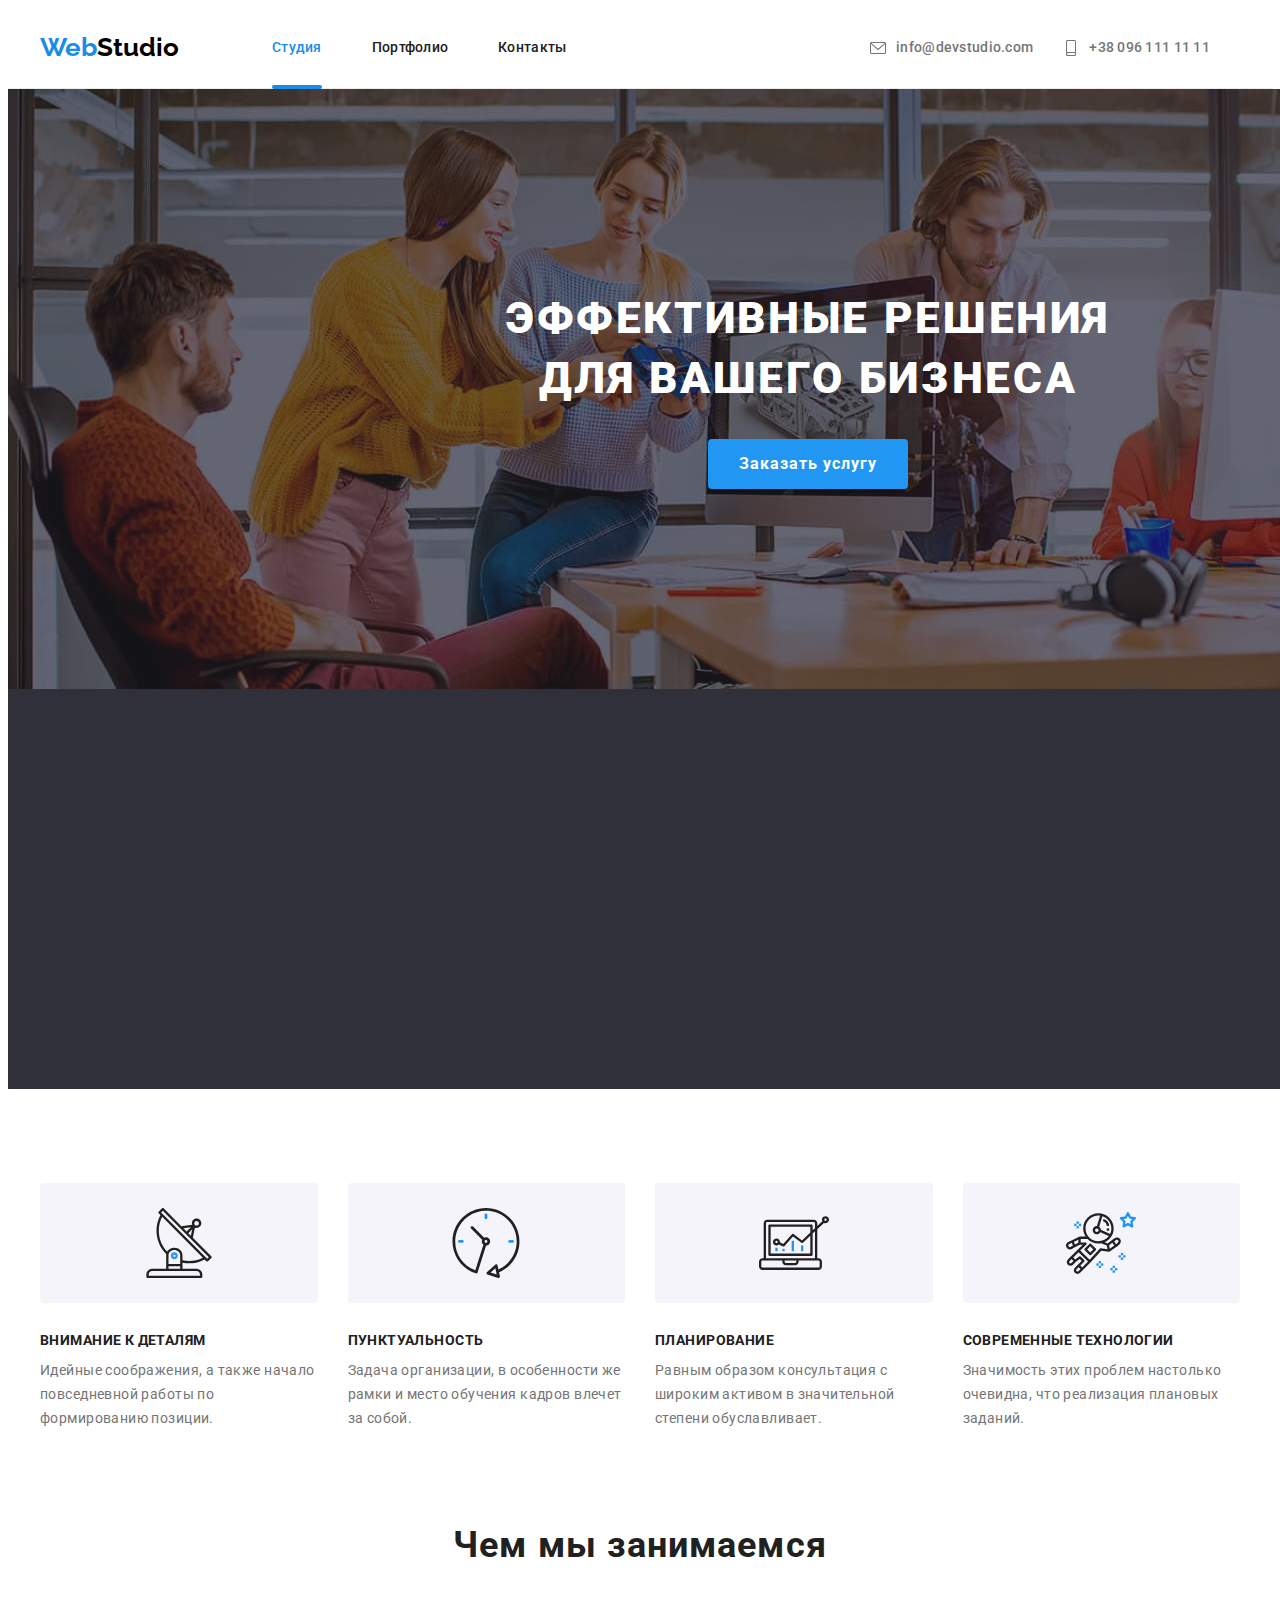
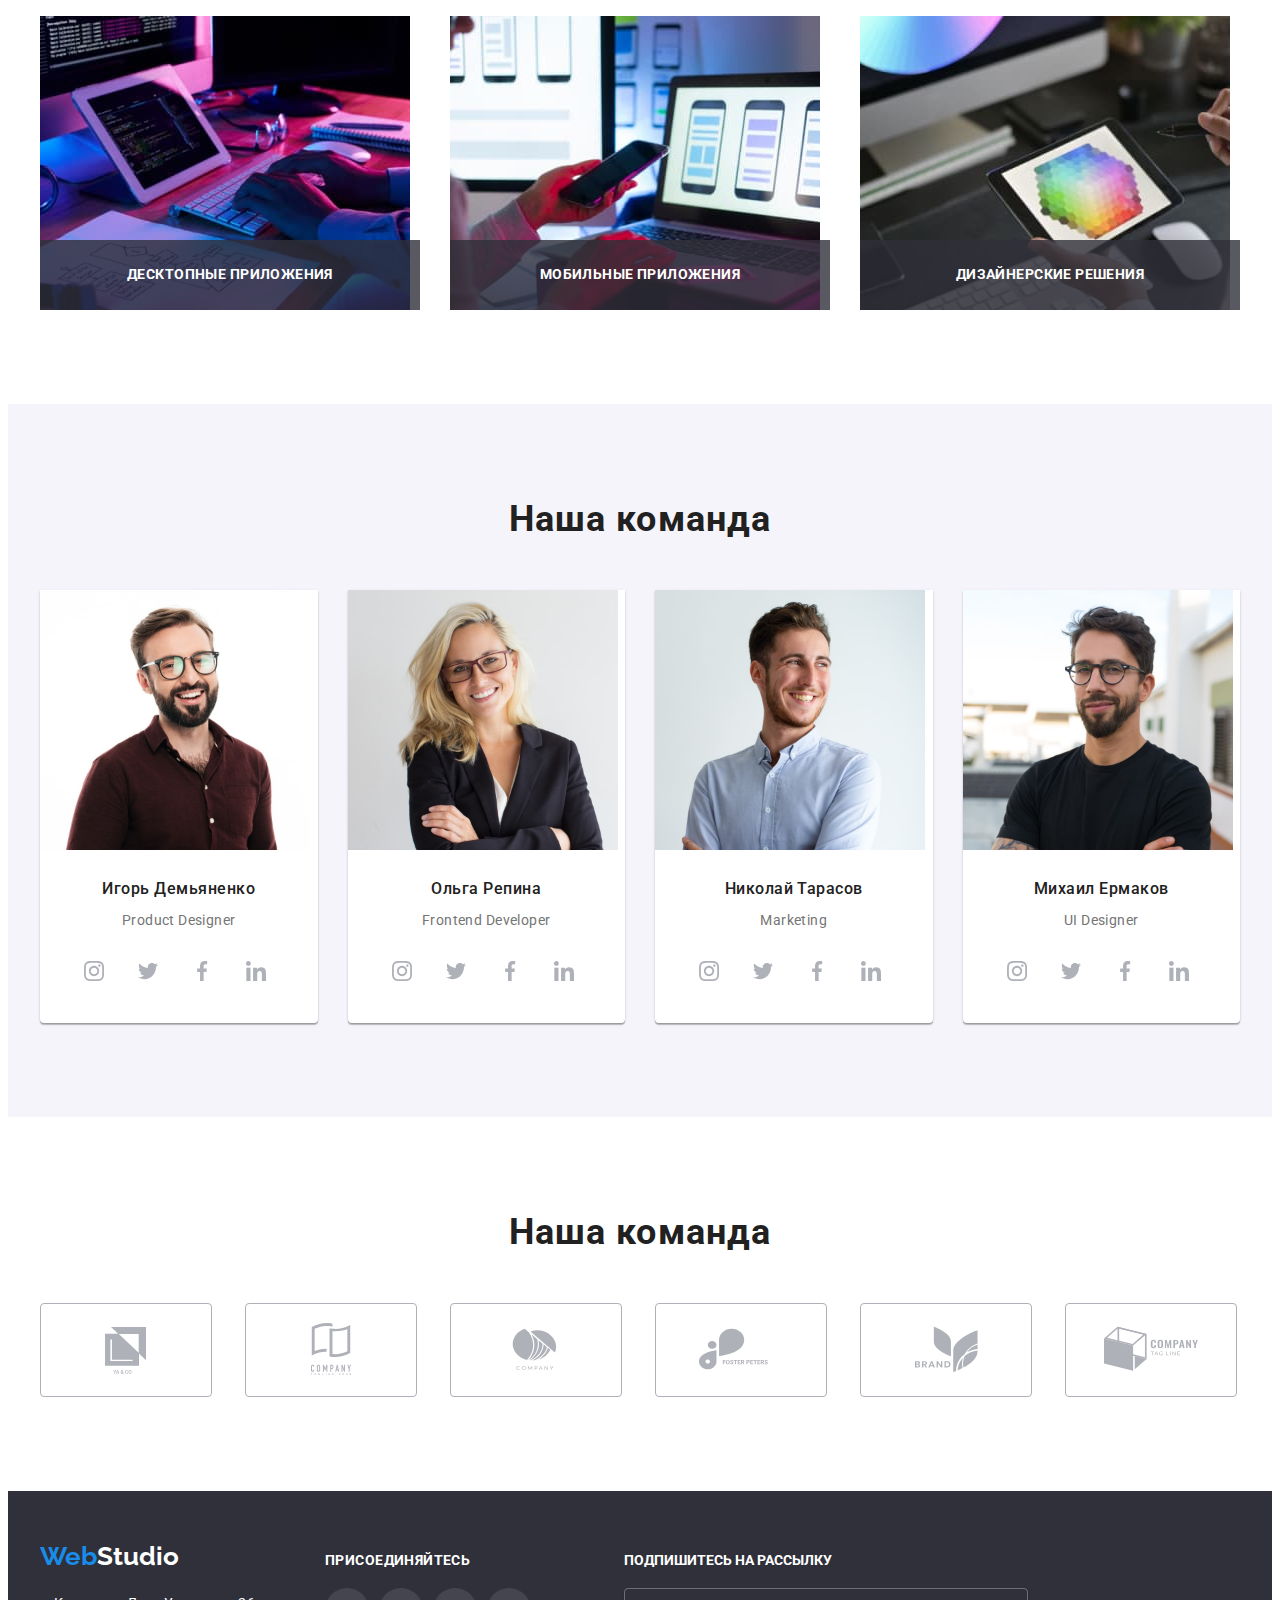
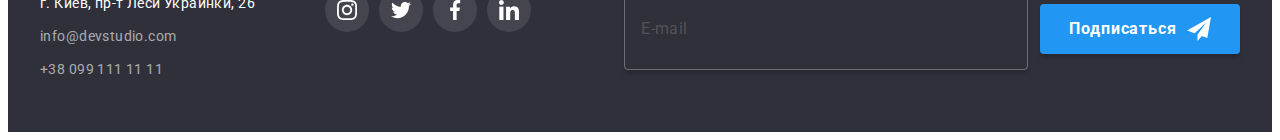
<file: index.html>
<!DOCTYPE html>
<html lang="ru">
  <head>
    <meta charset="UTF-8" />
    <meta http-equiv="X-UA-Compatible" content="IE=edge" />
    <meta name="viewport" content="width=device-width, initial-scale=1.0" />

    <title>goit-markup-hw-07</title>

    <link rel="preconnect" href="https://fonts.googleapis.com" />
    <link rel="preconnect" href="https://fonts.gstatic.com" crossorigin />
    <link
      href="https://fonts.googleapis.com/css2?family=Raleway:wght@700&family=Roboto:wght@400;500;700;900&display=swap"
      rel="stylesheet"
    />

    <link
      rel="stylesheet"
      href="https://cdnjs.cloudflare.com/ajax/libs/modern-normalize/1.1.0/modern-normalize.min.css"
      integrity="sha512-wpPYUAdjBVSE4KJnH1VR1HeZfpl1ub8YT/NKx4PuQ5NmX2tKuGu6U/JRp5y+Y8XG2tV+wKQpNHVUX03MfMFn9Q=="
      crossorigin="anonymous"
      referrerpolicy="no-referrer"
    />

    <link rel="stylesheet" href="./css/main.min.css" />
  </head>
  <body>
    <header class="header">
      <div class="header-nav container">
        <nav class="main-nav">
          <a href="./index.html" class="logo header__logo">
            <span class="logo--accent">Web</span>Studio
          </a>

          <ul class="main-nav__list">
            <li class="main-nav__item">
              <a
                class="main-nav__link main-nav__link--current"
                href="./index.html"
              >
                Студия
              </a>
            </li>
            <li class="main-nav__item">
              <a class="main-nav__link" href="./portfolio.html">Портфолио</a>
            </li>
            <li class="main-nav__item">
              <a class="main-nav__link" href="#">Контакты</a>
            </li>
          </ul>
        </nav>

        <ul class="main-social main-social__list">
          <li class="main-social__item">
            <a class="main-social__link" href="mailto:info@devstudio.com">
              <svg class="main-social__icon" width="16" height="16">
                <use href="./images/icons.svg#icon-envelope"></use>
              </svg>
              info@devstudio.com
            </a>
          </li>
          <li class="main-social__item">
            <a class="main-social__link" href="tel:+380961111111">
              <svg class="main-social__icon" width="16" height="16">
                <use href="./images/icons.svg#icon-smartphone"></use>
              </svg>
              +38 096 111 11 11
            </a>
          </li>
        </ul>
      </div>
    </header>

    <main>
      <section class="hero section">
        <div class="container">
          <h1 class="hero-title">
            Эффективные решения <br />
            для вашего бизнеса
          </h1>

          <button class="button" type="button" data-open-modal>
            Заказать услугу
          </button>
        </div>
      </section>

      <section class="features section">
        <div class="container">
          <h2 class="section__title is-hidden">Наши качества</h2>

          <ul class="features-list">
            <li class="features-list__item">
              <div class="features-list__image">
                <svg width="70" height="70">
                  <use href="./images/icons.svg#icon-feature-01"></use>
                </svg>
              </div>

              <h3 class="features-list__title">Внимание к деталям</h3>
              <p class="text">
                Идейные соображения, а также начало повседневной работы по
                формированию позиции.
              </p>
            </li>
            <li class="features-list__item">
              <div class="features-list__image">
                <svg width="70" height="70">
                  <use href="./images/icons.svg#icon-feature-02"></use>
                </svg>
              </div>

              <h3 class="features-list__title">Пунктуальность</h3>
              <p class="text">
                Задача организации, в особенности же рамки и место обучения
                кадров влечет за собой.
              </p>
            </li>
            <li class="features-list__item">
              <div class="features-list__image">
                <svg width="70" height="70">
                  <use href="./images/icons.svg#icon-feature-03"></use>
                </svg>
              </div>

              <h3 class="features-list__title">Планирование</h3>
              <p class="text">
                Равным образом консультация с широким активом в значительной
                степени обуславливает.
              </p>
            </li>
            <li class="features-list__item">
              <div class="features-list__image">
                <svg width="70" height="70">
                  <use href="./images/icons.svg#icon-feature-04"></use>
                </svg>
              </div>

              <h3 class="features-list__title">Современные технологии</h3>
              <p class="text">
                Значимость этих проблем настолько очевидна, что реализация
                плановых заданий.
              </p>
            </li>
          </ul>
        </div>
      </section>

      <section class="about section">
        <div class="container">
          <h2 class="section__title">Чем мы занимаемся</h2>

          <ul class="about-list">
            <li class="about-list__item">
              <div class="about-list__thumb">
                <img
                  class="about-list__image"
                  src="./images/01.jpg"
                  alt="Десктопные приложения"
                  width="370"
                />
                <div class="about-list__meta">
                  <p class="about-list__title">Десктопные приложения</p>
                </div>
              </div>
            </li>

            <li class="about-list__item">
              <div class="about-list__thumb">
                <img
                  class="about-list__image"
                  src="./images/02.jpg"
                  alt="Мобильные приложения"
                  width="370"
                />
                <div class="about-list__meta">
                  <p class="about-list__title">Мобильные приложения</p>
                </div>
              </div>
            </li>

            <li class="about-list__item">
              <div class="about-list__thumb">
                <img
                  class="about-list__image"
                  src="./images/03.jpg"
                  alt="Дизайнерские решения"
                  width="370"
                />
                <div class="about-list__meta">
                  <p class="about-list__title">Дизайнерские решения</p>
                </div>
              </div>
            </li>
          </ul>
        </div>
      </section>

      <section class="team section">
        <div class="container">
          <h2 class="section__title">Наша команда</h2>

          <ul class="team-list">
            <li class="team-list__item">
              <img
                src="./images/avatar-01.jpg"
                alt="Игорь Демьяненко"
                width="270"
              />
              <div class="team-list__meta">
                <div class="team-list__top">
                  <h3 class="team-list__title">Игорь Демьяненко</h3>
                  <p class="text">Product Designer</p>
                </div>
                <div class="team-list__bottom">
                  <ul class="social">
                    <li class="social__item">
                      <a class="social__link" href="#">
                        <svg class="social__icon">
                          <use href="./images/icons.svg#icon-instagram"></use>
                        </svg>
                      </a>
                    </li>
                    <li class="social__item">
                      <a class="social__link" href="#">
                        <svg class="social__icon">
                          <use href="./images/icons.svg#icon-twitter"></use>
                        </svg>
                      </a>
                    </li>
                    <li class="social__item">
                      <a class="social__link" href="#">
                        <svg class="social__icon">
                          <use href="./images/icons.svg#icon-facebook"></use>
                        </svg>
                      </a>
                    </li>
                    <li class="social__item">
                      <a class="social__link" href="#">
                        <svg class="social__icon">
                          <use href="./images/icons.svg#icon-linkedin"></use>
                        </svg>
                      </a>
                    </li>
                  </ul>
                </div>
              </div>
            </li>

            <li class="team-list__item">
              <img
                src="./images/avatar-02.jpg"
                alt="Ольга Репина"
                width="270"
              />
              <div class="team-list__meta">
                <div class="team-list__top">
                  <h3 class="team-list__title">Ольга Репина</h3>
                  <p class="text">Frontend Developer</p>
                </div>
                <div class="team-list__bottom">
                  <ul class="social">
                    <li class="social__item">
                      <a class="social__link" href="#">
                        <svg class="social__icon">
                          <use href="./images/icons.svg#icon-instagram"></use>
                        </svg>
                      </a>
                    </li>
                    <li class="social__item">
                      <a class="social__link" href="#">
                        <svg class="social__icon">
                          <use href="./images/icons.svg#icon-twitter"></use>
                        </svg>
                      </a>
                    </li>
                    <li class="social__item">
                      <a class="social__link" href="#">
                        <svg class="social__icon">
                          <use href="./images/icons.svg#icon-facebook"></use>
                        </svg>
                      </a>
                    </li>
                    <li class="social__item">
                      <a class="social__link" href="#">
                        <svg class="social__icon">
                          <use href="./images/icons.svg#icon-linkedin"></use>
                        </svg>
                      </a>
                    </li>
                  </ul>
                </div>
              </div>
            </li>

            <li class="team-list__item">
              <img
                src="./images/avatar-03.jpg"
                alt="Николай Тарасов"
                width="270"
              />
              <div class="team-list__meta">
                <div class="team-list__top">
                  <h3 class="team-list__title">Николай Тарасов</h3>
                  <p class="text">Marketing</p>
                </div>
                <div class="team-list__bottom">
                  <ul class="social">
                    <li class="social__item">
                      <a class="social__link" href="#">
                        <svg class="social__icon">
                          <use href="./images/icons.svg#icon-instagram"></use>
                        </svg>
                      </a>
                    </li>
                    <li class="social__item">
                      <a class="social__link" href="#">
                        <svg class="social__icon">
                          <use href="./images/icons.svg#icon-twitter"></use>
                        </svg>
                      </a>
                    </li>
                    <li class="social__item">
                      <a class="social__link" href="#">
                        <svg class="social__icon">
                          <use href="./images/icons.svg#icon-facebook"></use>
                        </svg>
                      </a>
                    </li>
                    <li class="social__item">
                      <a class="social__link" href="#">
                        <svg class="social__icon">
                          <use href="./images/icons.svg#icon-linkedin"></use>
                        </svg>
                      </a>
                    </li>
                  </ul>
                </div>
              </div>
            </li>

            <li class="team-list__item">
              <img
                src="./images/avatar-04.jpg"
                alt="Михаил Ермаков"
                width="270"
              />
              <div class="team-list__meta">
                <div class="team-list__top">
                  <h3 class="team-list__title">Михаил Ермаков</h3>
                  <p class="text">UI Designer</p>
                </div>
                <div class="team-list__bottom">
                  <ul class="social">
                    <li class="social__item">
                      <a class="social__link" href="#">
                        <svg class="social__icon">
                          <use href="./images/icons.svg#icon-instagram"></use>
                        </svg>
                      </a>
                    </li>
                    <li class="social__item">
                      <a class="social__link" href="#">
                        <svg class="social__icon">
                          <use href="./images/icons.svg#icon-twitter"></use>
                        </svg>
                      </a>
                    </li>
                    <li class="social__item">
                      <a class="social__link" href="#">
                        <svg class="social__icon">
                          <use href="./images/icons.svg#icon-facebook"></use>
                        </svg>
                      </a>
                    </li>
                    <li class="social__item">
                      <a class="social__link" href="#">
                        <svg class="social__icon">
                          <use href="./images/icons.svg#icon-linkedin"></use>
                        </svg>
                      </a>
                    </li>
                  </ul>
                </div>
              </div>
            </li>
          </ul>
        </div>
      </section>

      <section class="clients section">
        <div class="container">
          <h2 class="section__title">Наша команда</h2>

          <ul class="clients-list">
            <li class="clients-list__item">
              <a class="clients-list__link" href="#">
                <svg class="clients-list__icon">
                  <use href="./images/icons.svg#icon-client-01"></use>
                </svg>
              </a>
            </li>

            <li class="clients-list__item">
              <a class="clients-list__link" href="#">
                <svg class="clients-list__icon">
                  <use href="./images/icons.svg#icon-client-02"></use>
                </svg>
              </a>
            </li>

            <li class="clients-list__item">
              <a class="clients-list__link" href="#">
                <svg class="clients-list__icon">
                  <use href="./images/icons.svg#icon-client-03"></use>
                </svg>
              </a>
            </li>

            <li class="clients-list__item">
              <a class="clients-list__link" href="#">
                <svg class="clients-list__icon">
                  <use href="./images/icons.svg#icon-client-04"></use>
                </svg>
              </a>
            </li>

            <li class="clients-list__item">
              <a class="clients-list__link" href="#">
                <svg class="clients-list__icon">
                  <use href="./images/icons.svg#icon-client-05"></use>
                </svg>
              </a>
            </li>

            <li class="clients-list__item">
              <a class="clients-list__link" href="#">
                <svg class="clients-list__icon">
                  <use href="./images/icons.svg#icon-client-06"></use>
                </svg>
              </a>
            </li>
          </ul>
        </div>
      </section>
    </main>

    <footer class="footer">
      <div class="footer-meta container">
        <div class="footer-contacts">
          <a href="./index.html" class="logo footer__logo">
            <span class="logo--accent">Web</span>Studio
          </a>

          <address class="address">
            <ul class="address-list">
              <li class="address-list__item">
                <p class="text address__text">
                  г. Киев, пр-т Леси Украинки, 26
                </p>
              </li>
              <li class="address-list__item">
                <a class="address-list__link" href="mailto:info@devstudio.com">
                  info@devstudio.com
                </a>
              </li>
              <li class="address-list__item">
                <a class="address-list__link" href="tel:+380991111111">
                  +38 099 111 11 11
                </a>
              </li>
            </ul>
          </address>
        </div>

        <div class="footer-social">
          <p class="footer__title">Присоединяйтесь</p>

          <ul class="social">
            <li class="social__item">
              <a class="social__link social__link--dark" href="#">
                <svg class="social__icon social__icon--dark">
                  <use href="./images/icons.svg#icon-instagram"></use>
                </svg>
              </a>
            </li>

            <li class="social__item">
              <a class="social__link social__link--dark" href="#">
                <svg class="social__icon social__icon--dark">
                  <use href="./images/icons.svg#icon-twitter"></use>
                </svg>
              </a>
            </li>

            <li class="social__item">
              <a class="social__link social__link--dark" href="#">
                <svg class="social__icon social__icon--dark">
                  <use href="./images/icons.svg#icon-facebook"></use>
                </svg>
              </a>
            </li>

            <li class="social__item">
              <a class="social__link social__link--dark" href="#">
                <svg class="social__icon social__icon--dark">
                  <use href="./images/icons.svg#icon-linkedin"></use>
                </svg>
              </a>
            </li>
          </ul>
        </div>

        <div class="footer-form">
          <label class="footer__title" for="input-email">
            Подпишитесь на рассылку
          </label>
          <form class="form-group">
            <input
              class="form-group__input"
              type="email"
              id="input-email"
              placeholder="E-mail"
            />
            <button class="button form-group__button" type="submit">
              Подписаться
              <svg class="form-group__icon" width="24" height="24">
                <use href="./images/icons.svg#icon-send"></use>
              </svg>
            </button>
          </form>
        </div>
      </div>
    </footer>

    <div class="backdrop is-hidden" data-backdrop>
      <div class="modal">
        <button class="modal__button" data-close-modal>
          <svg class="modal__icon" width="18" height="18">
            <use href="./images/icons.svg#icon-close"></use>
          </svg>
        </button>

        <h1 class="modal-form__title">
          Оставьте свои данные, мы вам перезвоним
        </h1>

        <form class="modal-form">
          <div class="form-field">
            <label class="form-field__label">
              Имя
              <input class="form-field__input" type="text" name="name" />
              <svg class="form-field__icon" width="18" height="18">
                <use href="./images/icons.svg#icon-user"></use>
              </svg>
            </label>
          </div>

          <div class="form-field">
            <label class="form-field__label">
              Телефон
              <input class="form-field__input" type="tel" name="tel" />
              <svg class="form-field__icon" width="18" height="18">
                <use href="./images/icons.svg#icon-telephone"></use>
              </svg>
            </label>
          </div>

          <div class="form-field">
            <label class="form-field__label">
              Почта
              <input class="form-field__input" type="email" name="email" />
              <svg class="form-field__icon" width="18" height="18">
                <use href="./images/icons.svg#icon-email"></use>
              </svg>
            </label>
          </div>

          <div class="form-field">
            <label class="form-field__label">
              Комментарий
              <textarea
                class="form-field__textarea"
                name="comment"
                placeholder="Введите текст"
              ></textarea>
            </label>
          </div>

          <div class="form-field form-policy">
            <input
              type="checkbox"
              class="form-policy__check is-hidden"
              id="checkbox"
              name="policy"
            />

            <label class="checkbox__lable" for="checkbox">
              <svg class="checkbox__icon" width="11" height="11">
                <use href="./images/icons.svg#icon-check"></use>
              </svg>
              Соглашаюсь с рассылкой и принимаю
              <a class="checkbox__link" href="#">Условия пользования</a>
            </label>
          </div>

          <button class="button modal-form__button" type="submit">
            Отправить
          </button>
        </form>
      </div>
    </div>

    <script src="./js/modal.js"></script>
  </body>
</html>
</file>
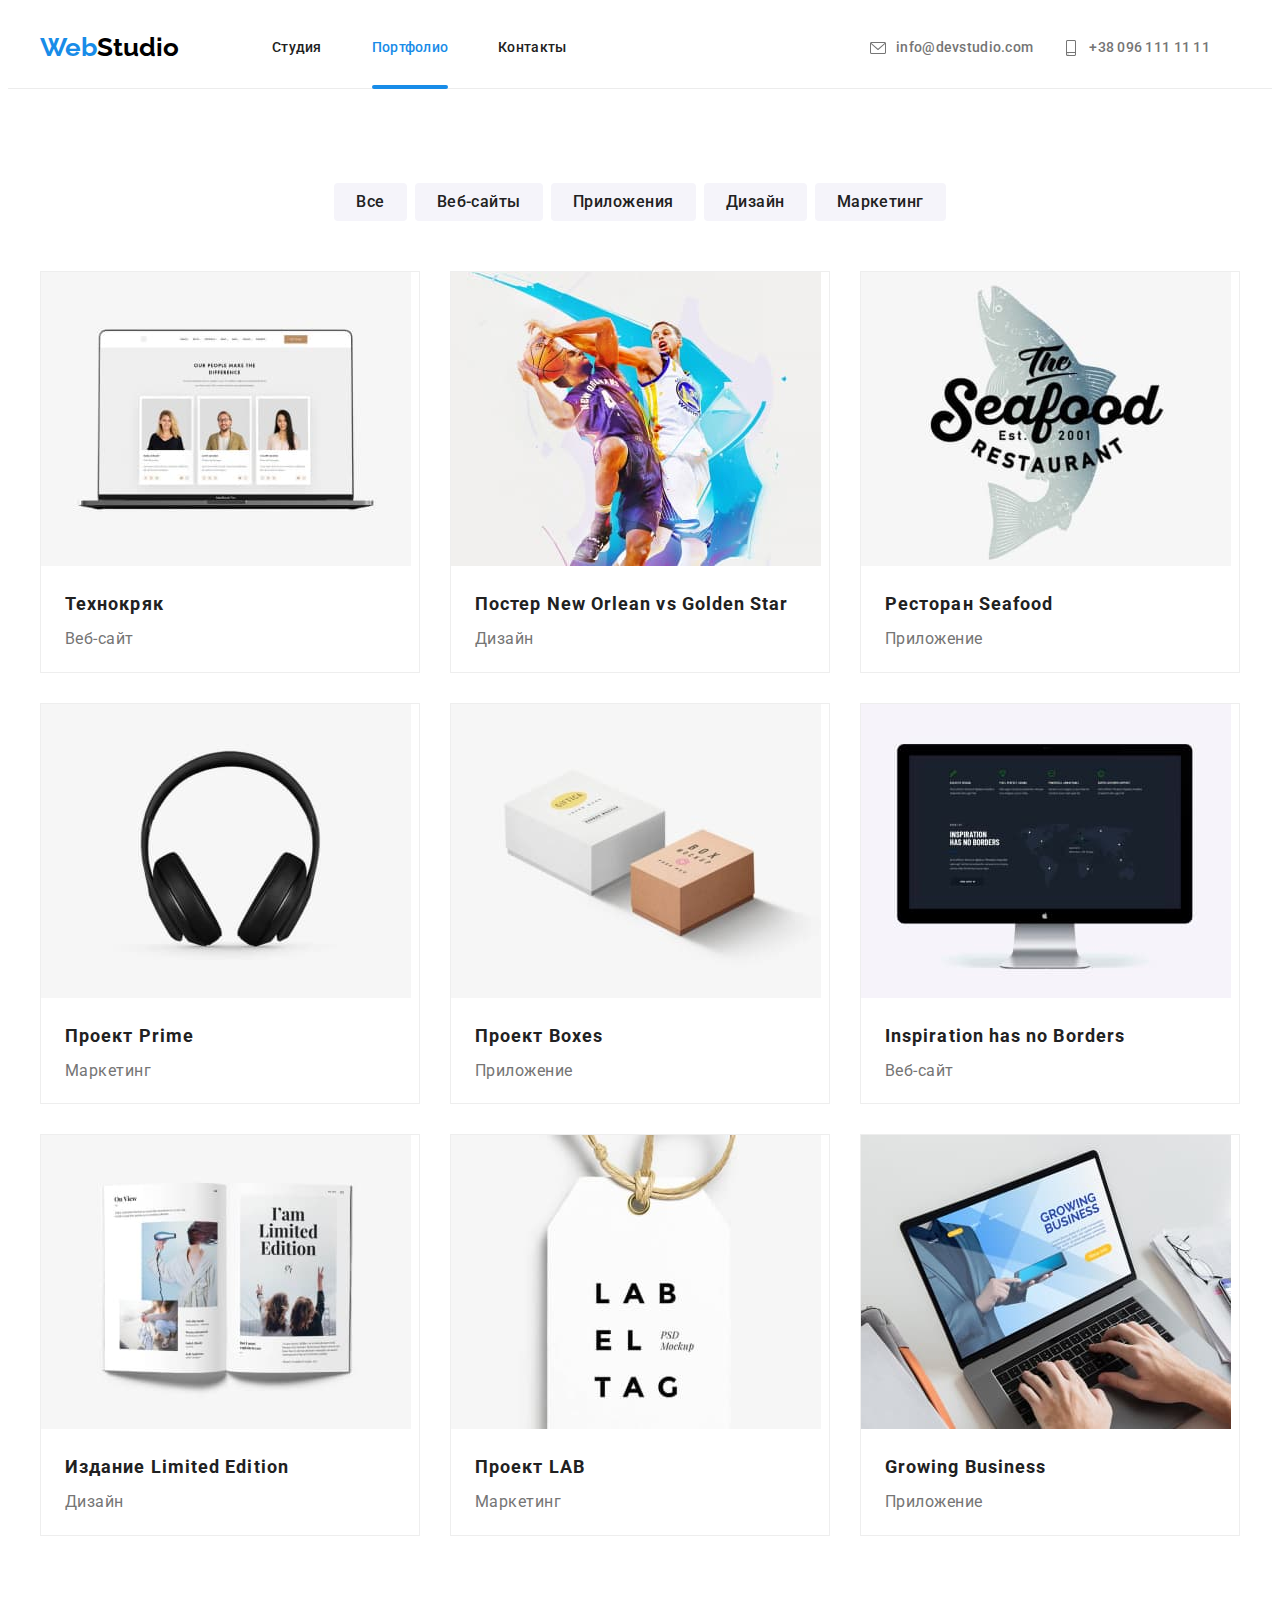
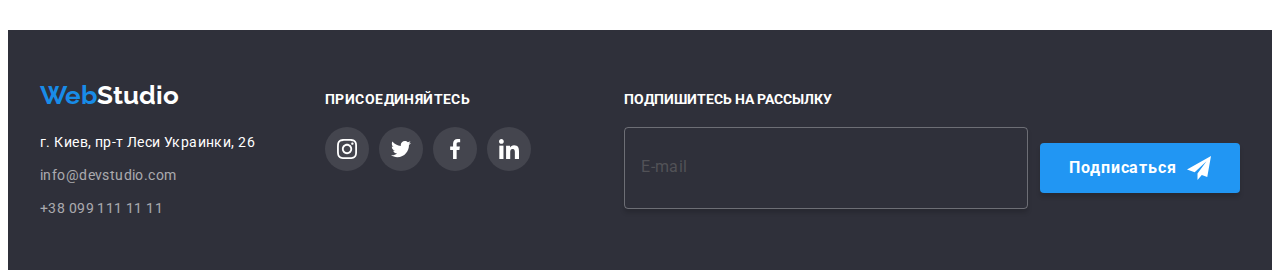
<file: portfolio.html>
<!DOCTYPE html>
<html lang="ru">
  <head>
    <meta charset="UTF-8" />
    <meta http-equiv="X-UA-Compatible" content="IE=edge" />
    <meta name="viewport" content="width=device-width, initial-scale=1.0" />

    <title>goit-markup-hw-07</title>

    <link rel="preconnect" href="https://fonts.googleapis.com" />
    <link rel="preconnect" href="https://fonts.gstatic.com" crossorigin />
    <link
      href="https://fonts.googleapis.com/css2?family=Raleway:wght@700&family=Roboto:wght@400;500;700;900&display=swap"
      rel="stylesheet"
    />

    <link
      rel="stylesheet"
      href="https://cdnjs.cloudflare.com/ajax/libs/modern-normalize/1.1.0/modern-normalize.min.css"
      integrity="sha512-wpPYUAdjBVSE4KJnH1VR1HeZfpl1ub8YT/NKx4PuQ5NmX2tKuGu6U/JRp5y+Y8XG2tV+wKQpNHVUX03MfMFn9Q=="
      crossorigin="anonymous"
      referrerpolicy="no-referrer"
    />

    <link rel="stylesheet" href="./css/main.css">

  </head>
  <body>
    <header class="header">
      <div class="header-nav container">
        <nav class="main-nav">
          <a href="./index.html" class="logo header__logo">
            <span class="logo--accent">Web</span>Studio
          </a>

          <ul class="main-nav__list">
            <li class="main-nav__item">
              <a class="main-nav__link" href="./index.html">Студия</a>
            </li>
            <li class="main-nav__item">
              <a
                class="main-nav__link main-nav__link--current"
                href="./portfolio.html"
              >
                Портфолио
              </a>
            </li>
            <li class="main-nav__item">
              <a class="main-nav__link" href="#">Контакты</a>
            </li>
          </ul>
        </nav>

        <ul class="main-social main-social__list">
          <li class="main-social__item">
            <a class="main-social__link" href="mailto:info@devstudio.com">
              <svg class="main-social__icon" width="16" height="16">
                <use href="./images/icons.svg#icon-envelope"></use>
              </svg>
              info@devstudio.com
            </a>
          </li>
          <li class="main-social__item">
            <a class="main-social__link" href="tel:+380961111111">
              <svg class="main-social__icon" width="16" height="16">
                <use href="./images/icons.svg#icon-smartphone"></use>
              </svg>
              +38 096 111 11 11
            </a>
          </li>
        </ul>
      </div>
    </header>

    <main>
      <section class="portfolio section">
        <div class="container">
          <h1 class="section__title is-hidden">Портфолио</h1>

          <ul class="portfolio__filter">
            <li class="portfolio__item">
              <button class="portfolio__button" type="button">Все</button>
            </li>

            <li class="portfolio__item">
              <button class="portfolio__button" type="button">Веб-сайты</button>
            </li>

            <li class="portfolio__item">
              <button class="portfolio__button" type="button">
                Приложения
              </button>
            </li>

            <li class="portfolio__item">
              <button class="portfolio__button" type="button">Дизайн</button>
            </li>

            <li class="portfolio__item">
              <button class="portfolio__button" type="button">Маркетинг</button>
            </li>
          </ul>

          <ul class="projects">
            <li class="projects__item">
              <a href="#" class="projects-card">
                <div class="projects-card__thumb">
                  <img
                    class="projects-card__image"
                    src="./images/portfolio/01.jpg"
                    alt="Дизайн постера"
                    width="370"
                  />
                  <div class="projects-card__action">
                    <p class="projects-card__text">
                      Ресурс предлагает комплексные предложения с разным уровнем
                      функционала и сервисов. Все это позволит посетителю
                      получить исчерпывающие сведения о компании или частном
                      лице.
                    </p>
                  </div>
                </div>
                <div class="projects-card__meta">
                  <h3 class="projects-card__title">Технокряк</h3>
                  <p class="projects-card__desc">Веб-сайт</p>
                </div>
              </a>
            </li>

            <li class="projects__item">
              <a href="#" class="projects-card">
                <div class="projects-card__thumb">
                  <img
                    class="projects-card__image"
                    src="./images/portfolio/02.jpg"
                    alt="Дизайн постера"
                    width="370"
                  />
                  <div class="projects-card__action">
                    <p class="projects-card__text">
                      Ресурс предлагает комплексные предложения с разным уровнем
                      функционала и сервисов. Все это позволит посетителю
                      получить исчерпывающие сведения о компании или частном
                      лице.
                    </p>
                  </div>
                </div>
                <div class="projects-card__meta">
                  <h3 class="projects-card__title">
                    Постер New Orlean vs Golden Star
                  </h3>
                  <p class="projects-card__desc">Дизайн</p>
                </div>
              </a>
            </li>

            <li class="projects__item">
              <a href="#" class="projects-card">
                <div class="projects-card__thumb">
                  <img
                    class="projects-card__image"
                    src="./images/portfolio/03.jpg"
                    alt="Дизайн постера"
                    width="370"
                  />
                  <div class="projects-card__action">
                    <p class="projects-card__text">
                      Ресурс предлагает комплексные предложения с разным уровнем
                      функционала и сервисов. Все это позволит посетителю
                      получить исчерпывающие сведения о компании или частном
                      лице.
                    </p>
                  </div>
                </div>
                <div class="projects-card__meta">
                  <h3 class="projects-card__title">Ресторан Seafood</h3>
                  <p class="projects-card__desc">Приложение</p>
                </div>
              </a>
            </li>

            <li class="projects__item">
              <a href="#" class="projects-card">
                <div class="projects-card__thumb">
                  <img
                    class="projects-card__image"
                    src="./images/portfolio/04.jpg"
                    alt="Дизайн постера"
                    width="370"
                  />
                  <div class="projects-card__action">
                    <p class="projects-card__text">
                      Ресурс предлагает комплексные предложения с разным уровнем
                      функционала и сервисов. Все это позволит посетителю
                      получить исчерпывающие сведения о компании или частном
                      лице.
                    </p>
                  </div>
                </div>
                <div class="projects-card__meta">
                  <h3 class="projects-card__title">Проект Prime</h3>
                  <p class="projects-card__desc">Маркетинг</p>
                </div>
              </a>
            </li>

            <li class="projects__item">
              <a href="#" class="projects-card">
                <div class="projects-card__thumb">
                  <img
                    class="projects-card__image"
                    src="./images/portfolio/05.jpg"
                    alt="Дизайн постера"
                    width="370"
                  />
                  <div class="projects-card__action">
                    <p class="projects-card__text">
                      Ресурс предлагает комплексные предложения с разным уровнем
                      функционала и сервисов. Все это позволит посетителю
                      получить исчерпывающие сведения о компании или частном
                      лице.
                    </p>
                  </div>
                </div>
                <div class="projects-card__meta">
                  <h3 class="projects-card__title">Проект Boxes</h3>
                  <p class="projects-card__desc">Приложение</p>
                </div>
              </a>
            </li>

            <li class="projects__item">
              <a href="#" class="projects-card">
                <div class="projects-card__thumb">
                  <img
                    class="projects-card__image"
                    src="./images/portfolio/06.jpg"
                    alt="Дизайн постера"
                    width="370"
                  />
                  <div class="projects-card__action">
                    <p class="projects-card__text">
                      Ресурс предлагает комплексные предложения с разным уровнем
                      функционала и сервисов. Все это позволит посетителю
                      получить исчерпывающие сведения о компании или частном
                      лице.
                    </p>
                  </div>
                </div>
                <div class="projects-card__meta">
                  <h3 class="projects-card__title">
                    Inspiration has no Borders
                  </h3>
                  <p class="projects-card__desc">Веб-сайт</p>
                </div>
              </a>
            </li>

            <li class="projects__item">
              <a href="#" class="projects-card">
                <div class="projects-card__thumb">
                  <img
                    class="projects-card__image"
                    src="./images/portfolio/07.jpg"
                    alt="Дизайн постера"
                    width="370"
                  />
                  <div class="projects-card__action">
                    <p class="projects-card__text">
                      Ресурс предлагает комплексные предложения с разным уровнем
                      функционала и сервисов. Все это позволит посетителю
                      получить исчерпывающие сведения о компании или частном
                      лице.
                    </p>
                  </div>
                </div>
                <div class="projects-card__meta">
                  <h3 class="projects-card__title">Издание Limited Edition</h3>
                  <p class="projects-card__desc">Дизайн</p>
                </div>
              </a>
            </li>

            <li class="projects__item">
              <a href="#" class="projects-card">
                <div class="projects-card__thumb">
                  <img
                    class="projects-card__image"
                    src="./images/portfolio/08.jpg"
                    alt="Дизайн постера"
                    width="370"
                  />
                  <div class="projects-card__action">
                    <p class="projects-card__text">
                      Ресурс предлагает комплексные предложения с разным уровнем
                      функционала и сервисов. Все это позволит посетителю
                      получить исчерпывающие сведения о компании или частном
                      лице.
                    </p>
                  </div>
                </div>
                <div class="projects-card__meta">
                  <h3 class="projects-card__title">Проект LAB</h3>
                  <p class="projects-card__desc">Маркетинг</p>
                </div>
              </a>
            </li>

            <li class="projects__item">
              <a href="#" class="projects-card">
                <div class="projects-card__thumb">
                  <img
                    class="projects-card__image"
                    src="./images/portfolio/09.jpg"
                    alt="Дизайн постера"
                    width="370"
                  />
                  <div class="projects-card__action">
                    <p class="projects-card__text">
                      Ресурс предлагает комплексные предложения с разным уровнем
                      функционала и сервисов. Все это позволит посетителю
                      получить исчерпывающие сведения о компании или частном
                      лице.
                    </p>
                  </div>
                </div>
                <div class="projects-card__meta">
                  <h3 class="projects-card__title">Growing Business</h3>
                  <p class="projects-card__desc">Приложение</p>
                </div>
              </a>
            </li>
          </ul>
        </div>
      </section>
    </main>

    <footer class="footer">
      <div class="footer-meta container">
        <div class="footer-contacts">
          <a href="./index.html" class="logo footer__logo">
            <span class="logo--accent">Web</span>Studio
          </a>

          <address class="address">
            <ul class="address-list">
              <li class="address-list__item">
                <p class="text address__text">
                  г. Киев, пр-т Леси Украинки, 26
                </p>
              </li>
              <li class="address-list__item">
                <a class="address-list__link" href="mailto:info@devstudio.com">
                  info@devstudio.com
                </a>
              </li>
              <li class="address-list__item">
                <a class="address-list__link" href="tel:+380991111111">
                  +38 099 111 11 11
                </a>
              </li>
            </ul>
          </address>
        </div>

        <div class="footer-social">
          <p class="footer__title">Присоединяйтесь</p>

          <ul class="social">
            <li class="social__item">
              <a class="social__link social__link--dark" href="#">
                <svg class="social__icon social__icon--dark">
                  <use href="./images/icons.svg#icon-instagram"></use>
                </svg>
              </a>
            </li>

            <li class="social__item">
              <a class="social__link social__link--dark" href="#">
                <svg class="social__icon social__icon--dark">
                  <use href="./images/icons.svg#icon-twitter"></use>
                </svg>
              </a>
            </li>

            <li class="social__item">
              <a class="social__link social__link--dark" href="#">
                <svg class="social__icon social__icon--dark">
                  <use href="./images/icons.svg#icon-facebook"></use>
                </svg>
              </a>
            </li>

            <li class="social__item">
              <a class="social__link social__link--dark" href="#">
                <svg class="social__icon social__icon--dark">
                  <use href="./images/icons.svg#icon-linkedin"></use>
                </svg>
              </a>
            </li>
          </ul>
        </div>

        <div class="footer-form">
          <label class="footer__title" for="input-email">
            Подпишитесь на рассылку
          </label>
          <form class="form-group">
            <input
              class="form-group__input"
              type="email"
              id="input-email"
              placeholder="E-mail"
            />
            <button class="button form-group__button" type="submit">
              Подписаться
              <svg class="form-group__icon" width="24" height="24">
                <use href="./images/icons.svg#icon-send"></use>
              </svg>
            </button>
          </form>
        </div>
      </div>
    </footer>
  </body>
</html>
</file>
<file: css/main.css>
body {
  -webkit-box-sizing: border-box;
          box-sizing: border-box;
  font-family: "Roboto", sans-serif;
  font-size: 14px;
  color: #757575;
}

p,
h1,
h2,
h3,
h4,
h5,
h6 {
  margin: 0px;
  padding: 0px;
  letter-spacing: 0.03em;
}

a {
  display: inline-block;
  color: inherit;
  text-decoration: none;
  -webkit-transition-duration: 250ms;
          transition-duration: 250ms;
  -webkit-transition-timing-function: cubic-bezier(0.4, 0, 0.2, 1);
          transition-timing-function: cubic-bezier(0.4, 0, 0.2, 1);
}

address {
  font-style: normal;
}

button {
  display: inline-block;
  padding: 0px;
  border: 0px;
  outline: 0px;
  -webkit-box-shadow: 0px;
          box-shadow: 0px;
  background-color: transparent;
  font-family: inherit;
  color: inherit;
  fill: currentColor;
  cursor: pointer;
  -webkit-transition-duration: 250ms;
          transition-duration: 250ms;
  -webkit-transition-timing-function: cubic-bezier(0.4, 0, 0.2, 1);
          transition-timing-function: cubic-bezier(0.4, 0, 0.2, 1);
}

img {
  display: block;
  max-width: 100%;
  height: auto;
}

input,
textarea {
  width: 100%;
  border-radius: 4px;
  border: 1px solid transparent;
  background-color: transparent;
  font-family: inherit;
}

svg {
  color: inherit;
}

ul {
  padding: 0px;
  margin: 0px;
  list-style: none;
}

.container {
  max-width: 1200px;
  padding: 0px 15px;
  margin: 0px auto;
}

.section {
  padding: 94px 0px;
}

.is-hidden {
  visibility: hidden;
  position: absolute;
  top: -100%;
  pointer-events: none;
}

.section__title {
  font-weight: 700;
  font-size: 36px;
  line-height: 42px;
  letter-spacing: 0.03em;
  text-align: center;
  color: #212121;
  margin-bottom: 50px;
}

.text {
  font-weight: 400;
  font-size: 14px;
  line-height: 1.7;
  letter-spacing: 0.03em;
  color: #757575;
}

.button {
  min-width: 200px;
  height: 50px;
  padding: 10px;
  font-weight: 700;
  font-size: 16px;
  line-height: 1.88;
  letter-spacing: 0.06em;
  color: #ffffff;
  border-radius: 4px;
  background-color: #2196f3;
  -webkit-box-shadow: 0px 4px 4px rgba(0, 0, 0, 0.15);
          box-shadow: 0px 4px 4px rgba(0, 0, 0, 0.15);
  -webkit-transition-property: background-color, outline-color;
  transition-property: background-color, outline-color;
  -webkit-transition-duration: 250ms;
          transition-duration: 250ms;
  -webkit-transition-timing-function: cubic-bezier(0.4, 0, 0.2, 1);
          transition-timing-function: cubic-bezier(0.4, 0, 0.2, 1);
}

.button:hover, .button:focus {
  background-color: #188ce8;
}

.portfolio__button {
  padding: 6px 22px;
  border-radius: 4px;
  background-color: #f5f4fa;
  font-weight: 500;
  font-size: 16px;
  line-height: 1.625;
  letter-spacing: 0.03em;
  text-align: center;
  color: #212121;
  outline: none;
  -webkit-transition-property: color, background-color, -webkit-box-shadow;
  transition-property: color, background-color, -webkit-box-shadow;
  transition-property: color, background-color, box-shadow;
  transition-property: color, background-color, box-shadow, -webkit-box-shadow;
  -webkit-transition-duration: 250ms;
          transition-duration: 250ms;
  -webkit-transition-timing-function: cubic-bezier(0.4, 0, 0.2, 1);
          transition-timing-function: cubic-bezier(0.4, 0, 0.2, 1);
}

.portfolio__button:hover, .portfolio__button:focus {
  color: #ffffff;
  background-color: #2196f3;
  -webkit-box-shadow: 0px 3px 1px rgba(0, 0, 0, 0.1), 0px 1px 2px rgba(0, 0, 0, 0.08), 0px 2px 2px rgba(0, 0, 0, 0.12);
          box-shadow: 0px 3px 1px rgba(0, 0, 0, 0.1), 0px 1px 2px rgba(0, 0, 0, 0.08), 0px 2px 2px rgba(0, 0, 0, 0.12);
}

.logo {
  font-family: "Raleway", sans-serif;
  font-size: 26px;
  font-weight: 700;
  line-height: 1.2;
  color: #000000;
  outline-color: transparent;
  -webkit-transition-property: outline-color;
  transition-property: outline-color;
}

.logo:focus {
  outline-color: #2196f3;
}

.logo--accent {
  color: #188ce8;
}

.social {
  display: -webkit-box;
  display: -ms-flexbox;
  display: flex;
}

.social__item {
  margin-right: 10px;
}

.social__item:last-child {
  margin-right: 0px;
}

.social__link {
  display: -webkit-box;
  display: -ms-flexbox;
  display: flex;
  -webkit-box-pack: center;
      -ms-flex-pack: center;
          justify-content: center;
  -webkit-box-align: center;
      -ms-flex-align: center;
          align-items: center;
  width: 44px;
  height: 44px;
  border-radius: 50%;
  outline-color: transparent;
  background-color: #ffffff;
  -webkit-transition-property: background-color, outline-color;
  transition-property: background-color, outline-color;
  -webkit-transition-duration: 250ms;
          transition-duration: 250ms;
  -webkit-transition-timing-function: cubic-bezier(0.4, 0, 0.2, 1);
          transition-timing-function: cubic-bezier(0.4, 0, 0.2, 1);
}

.social__link:hover, .social__link:focus {
  background-color: #2196f3;
  outline-color: #2196f3;
}

.social__link--dark {
  background-color: rgba(255, 255, 255, 0.1);
}

.social__icon {
  width: 20px;
  height: 20px;
  fill: #afb1b8;
  -webkit-transition-property: fill;
  transition-property: fill;
  -webkit-transition-duration: 250ms;
          transition-duration: 250ms;
  -webkit-transition-timing-function: cubic-bezier(0.4, 0, 0.2, 1);
          transition-timing-function: cubic-bezier(0.4, 0, 0.2, 1);
}

.social__link:hover .social__icon,
.social__link:focus .social__icon {
  fill: #ffffff;
}

.social__icon--dark {
  fill: #ffffff;
}

.backdrop {
  position: fixed;
  z-index: 10;
  top: 0;
  left: 0;
  width: 100%;
  height: 100%;
  background-color: rgba(0, 0, 0, 0.2);
  -webkit-transition-property: opacity, background-color, -webkit-box-shadow;
  transition-property: opacity, background-color, -webkit-box-shadow;
  transition-property: opacity, background-color, box-shadow;
  transition-property: opacity, background-color, box-shadow, -webkit-box-shadow;
  -webkit-transition-duration: 250ms;
          transition-duration: 250ms;
  -webkit-transition-timing-function: cubic-bezier(0.4, 0, 0.2, 1);
          transition-timing-function: cubic-bezier(0.4, 0, 0.2, 1);
}

.backdrop.is-hidden {
  opacity: 0;
  pointer-events: none;
}

.modal {
  position: absolute;
  top: 50%;
  left: 50%;
  -webkit-transform: translate(-50%, -50%);
          transform: translate(-50%, -50%);
  min-height: 581px;
  min-width: 528px;
  border-radius: 4px;
  padding: 40px;
  background-color: #ffffff;
  -webkit-box-shadow: 0px 1px 3px rgba(0, 0, 0, 0.12), 0px 1px 1px rgba(0, 0, 0, 0.14), 0px 2px 1px rgba(0, 0, 0, 0.2);
          box-shadow: 0px 1px 3px rgba(0, 0, 0, 0.12), 0px 1px 1px rgba(0, 0, 0, 0.14), 0px 2px 1px rgba(0, 0, 0, 0.2);
}

.modal__button {
  position: absolute;
  top: 8px;
  right: 8px;
  display: -webkit-box;
  display: -ms-flexbox;
  display: flex;
  -webkit-box-align: center;
      -ms-flex-align: center;
          align-items: center;
  -webkit-box-pack: center;
      -ms-flex-pack: center;
          justify-content: center;
  margin-left: auto;
  width: 30px;
  height: 30px;
  border-radius: 50%;
  border: 1px solid rgba(0, 0, 0, 0.1);
  background-color: #ffffff;
  -webkit-box-shadow: 0px;
          box-shadow: 0px;
  cursor: pointer;
}

.modal__icon {
  fill: #000000;
  -webkit-transition-property: fill;
  transition-property: fill;
  -webkit-transition-duration: 250ms;
          transition-duration: 250ms;
  -webkit-transition-timing-function: cubic-bezier(0.4, 0, 0.2, 1);
          transition-timing-function: cubic-bezier(0.4, 0, 0.2, 1);
}

.modal__icon:hover, .modal__icon:focus {
  fill: #2196f3;
}

.modal-form {
  display: -webkit-box;
  display: -ms-flexbox;
  display: flex;
  -webkit-box-orient: vertical;
  -webkit-box-direction: normal;
      -ms-flex-direction: column;
          flex-direction: column;
  -webkit-box-align: center;
      -ms-flex-align: center;
          align-items: center;
}

.modal-form__title {
  font-size: 20px;
  font-weight: 700;
  line-height: 1.15;
  letter-spacing: 0.03em;
  text-align: center;
  color: #212121;
  margin-bottom: 12px;
}

.form-field {
  display: -webkit-box;
  display: -ms-flexbox;
  display: flex;
  -webkit-box-orient: vertical;
  -webkit-box-direction: normal;
      -ms-flex-direction: column;
          flex-direction: column;
  width: 100%;
  margin-bottom: 10px;
}

.form-field:last-child {
  margin-bottom: 0px;
}

.form-field__label {
  position: relative;
  font-size: 12px;
  font-weight: 400;
  line-height: 1.16;
  letter-spacing: 0.01em;
  color: #757575;
}

.form-field__input {
  padding: 11px 12px 11px 45px;
  border: 1px solid rgba(33, 33, 33, 0.2);
  margin-top: 4px;
  font-size: 14px;
  font-weight: 400;
  line-height: 1.14;
  letter-spacing: 0.01em;
  -webkit-transition-property: border-color, outline-color;
  transition-property: border-color, outline-color;
  -webkit-transition-duration: 250ms;
          transition-duration: 250ms;
  -webkit-transition-timing-function: cubic-bezier(0.4, 0, 0.2, 1);
          transition-timing-function: cubic-bezier(0.4, 0, 0.2, 1);
}

.form-field__input:hover, .form-field__input:focus, .form-field__input:active {
  border-color: #2196f3;
  outline-color: #2196f3;
}

.form-field__icon {
  position: absolute;
  bottom: 11px;
  left: 12px;
  -webkit-transition-property: fill;
  transition-property: fill;
  -webkit-transition-duration: 250ms;
          transition-duration: 250ms;
  -webkit-transition-timing-function: cubic-bezier(0.4, 0, 0.2, 1);
          transition-timing-function: cubic-bezier(0.4, 0, 0.2, 1);
}

.form-field__input:hover + .form-field__icon,
.form-field__input:focus + .form-field__icon,
.form-field__input:active + .form-field__icon {
  fill: #2196f3;
}

/* TEXTAREA */
.form-field__textarea {
  resize: none;
  height: 120px;
  padding: 12px 16px;
  border: 1px solid rgba(33, 33, 33, 0.2);
  margin-top: 4px;
  font-size: 14px;
  font-weight: 400;
  line-height: 1.14;
  letter-spacing: 0.01em;
  -webkit-transition-property: border-color, outline-color;
  transition-property: border-color, outline-color;
  -webkit-transition-duration: 250ms;
          transition-duration: 250ms;
  -webkit-transition-timing-function: cubic-bezier(0.4, 0, 0.2, 1);
          transition-timing-function: cubic-bezier(0.4, 0, 0.2, 1);
}

.form-field__textarea:hover, .form-field__textarea:focus, .form-field__textarea:active {
  border-color: #2196f3;
  outline-color: #2196f3;
}

.form-field__textarea::-webkit-input-placeholder {
  font-weight: 400;
  font-size: 14px;
  line-height: 1.14;
  letter-spacing: 0.01em;
  color: rgba(117, 117, 117, 0.5);
}

.form-field__textarea:-ms-input-placeholder {
  font-weight: 400;
  font-size: 14px;
  line-height: 1.14;
  letter-spacing: 0.01em;
  color: rgba(117, 117, 117, 0.5);
}

.form-field__textarea::-ms-input-placeholder {
  font-weight: 400;
  font-size: 14px;
  line-height: 1.14;
  letter-spacing: 0.01em;
  color: rgba(117, 117, 117, 0.5);
}

.form-field__textarea::placeholder {
  font-weight: 400;
  font-size: 14px;
  line-height: 1.14;
  letter-spacing: 0.01em;
  color: rgba(117, 117, 117, 0.5);
}

/* MODAL POLICY */
.form-policy {
  margin-bottom: 30px;
}

.checkbox__lable {
  position: relative;
  display: -webkit-box;
  display: -ms-flexbox;
  display: flex;
  -webkit-box-align: center;
      -ms-flex-align: center;
          align-items: center;
  font-weight: 400;
  font-size: 14px;
  line-height: 1.7;
  letter-spacing: 0.03em;
  color: #757575;
  cursor: pointer;
}

.checkbox__link {
  margin-left: 5px;
}

.checkbox__icon {
  width: 16px;
  height: 15px;
  padding: 1px;
  border-radius: 3px;
  border: 2px solid #000000;
  margin-right: 5px;
  -webkit-transition-property: background-color, border-color, fill;
  transition-property: background-color, border-color, fill;
  -webkit-transition-duration: 250ms;
          transition-duration: 250ms;
  -webkit-transition-timing-function: cubic-bezier(0.4, 0, 0.2, 1);
          transition-timing-function: cubic-bezier(0.4, 0, 0.2, 1);
}

.form-policy__check:checked + .checkbox__lable .checkbox__icon {
  background-color: #2196f3;
  border-color: transparent;
}

.form-policy__check:checked + .checkbox__lable .checkbox__icon {
  fill: #ffffff;
}

.checkbox__link {
  color: #2196f3;
  text-decoration: underline;
}

.header {
  border-bottom: 1px solid #ececec;
}

.header-nav {
  display: -webkit-box;
  display: -ms-flexbox;
  display: flex;
  -webkit-box-pack: justify;
      -ms-flex-pack: justify;
          justify-content: space-between;
  -webkit-box-align: center;
      -ms-flex-align: center;
          align-items: center;
  min-height: 80px;
}

.header__logo {
  padding: 24px 0px;
  outline-color: transparent;
  margin-right: 93px;
}

.main-nav {
  display: -webkit-box;
  display: -ms-flexbox;
  display: flex;
  -webkit-box-align: center;
      -ms-flex-align: center;
          align-items: center;
}

.main-nav__list {
  display: -webkit-box;
  display: -ms-flexbox;
  display: flex;
}

.main-nav__item {
  margin-right: 50px;
}

.main-nav__item:last-child {
  margin-right: 0px;
}

.main-nav__link {
  position: relative;
  padding: 24px 0px;
  font-weight: 500;
  line-height: 1.14;
  letter-spacing: 0.02em;
  color: #212121;
  outline-color: transparent;
  -webkit-transition-property: color, outline-color;
  transition-property: color, outline-color;
  -webkit-transition-duration: 250ms;
          transition-duration: 250ms;
  -webkit-transition-timing-function: cubic-bezier(0.4, 0, 0.2, 1);
          transition-timing-function: cubic-bezier(0.4, 0, 0.2, 1);
}

.main-nav__link:hover, .main-nav__link:focus {
  color: #188ce8;
  outline-color: #188ce8;
}

.main-nav__link--current {
  color: #188ce8;
}

.main-nav__link--current:after {
  content: '';
  display: block;
  position: absolute;
  bottom: -9px;
  width: 100%;
  height: 4px;
  border-radius: 2px;
  background-color: #188ce8;
}

.main-social {
  display: -webkit-box;
  display: -ms-flexbox;
  display: flex;
}

.main-social__list {
  display: -webkit-box;
  display: -ms-flexbox;
  display: flex;
}

.main-social__item {
  margin-right: 30px;
}

.main-social:last-child {
  margin-right: 0;
}

.main-social__link {
  display: -webkit-box;
  display: -ms-flexbox;
  display: flex;
  -webkit-box-align: center;
      -ms-flex-align: center;
          align-items: center;
  padding: 24px 0px;
  font-weight: 500;
  line-height: 1.14;
  letter-spacing: 0.02em;
  color: #757575;
  outline-color: transparent;
  -webkit-transition-property: color, outline-color;
  transition-property: color, outline-color;
  -webkit-transition-duration: 250ms;
          transition-duration: 250ms;
  -webkit-transition-timing-function: cubic-bezier(0.4, 0, 0.2, 1);
          transition-timing-function: cubic-bezier(0.4, 0, 0.2, 1);
}

.main-social__link:hover, .main-social__link:focus {
  color: #188ce8;
  fill: #188ce8;
  outline-color: #188ce8;
}

.main-social__icon {
  margin-right: 10px;
  fill: #757575;
  -webkit-transition-property: fill;
  transition-property: fill;
  -webkit-transition-duration: 250ms;
          transition-duration: 250ms;
  -webkit-transition-timing-function: cubic-bezier(0.4, 0, 0.2, 1);
          transition-timing-function: cubic-bezier(0.4, 0, 0.2, 1);
}

.main-social__link:hover .main-social__icon,
.main-social__link:focus .main-social__icon {
  fill: #188ce8;
}

.hero {
  height: 600px;
  width: 1600px;
  padding: 200px 0px;
  margin: 0px auto;
  background-image: -webkit-gradient(linear, left top, left bottom, from(rgba(47, 48, 58, 0.4)), to(rgba(47, 48, 58, 0.4))), url(../images/hero-bg.jpg);
  background-image: linear-gradient(to bottom, rgba(47, 48, 58, 0.4), rgba(47, 48, 58, 0.4)), url(../images/hero-bg.jpg);
  background-repeat: no-repeat;
  background-color: #2f303a;
  text-align: center;
}

.hero-title {
  font-size: 44px;
  line-height: 1.36;
  font-weight: 900;
  letter-spacing: 0.06em;
  text-transform: uppercase;
  color: #ffffff;
  margin-bottom: 30px;
}

.features-list {
  display: -webkit-box;
  display: -ms-flexbox;
  display: flex;
  margin-right: calc(-1 * 30px);
}

.features-list__item {
  -ms-flex-preferred-size: calc(100% / 4 - 30px);
      flex-basis: calc(100% / 4 - 30px);
  margin-right: 30px;
}

.features-list__image {
  display: -webkit-box;
  display: -ms-flexbox;
  display: flex;
  -webkit-box-pack: center;
      -ms-flex-pack: center;
          justify-content: center;
  -webkit-box-align: center;
      -ms-flex-align: center;
          align-items: center;
  height: 120px;
  border-radius: 4px;
  background-color: #f5f4fa;
}

.features-list__title {
  font-weight: 700;
  font-size: 14px;
  line-height: 1.14;
  letter-spacing: 0.03em;
  text-transform: uppercase;
  color: #212121;
  margin: 30px 0px 10px 0px;
}

.about {
  padding-top: 0px;
}

.about-list {
  display: -webkit-box;
  display: -ms-flexbox;
  display: flex;
  margin-right: calc(-1 * 30px);
}

.about-list__item {
  -ms-flex-preferred-size: calc(100% / 3 - 30px);
      flex-basis: calc(100% / 3 - 30px);
  margin-right: 30px;
}

.about-list__thumb {
  position: relative;
}

.about-list__meta {
  position: absolute;
  left: 0;
  bottom: 0;
  display: -webkit-box;
  display: -ms-flexbox;
  display: flex;
  -webkit-box-pack: center;
      -ms-flex-pack: center;
          justify-content: center;
  -webkit-box-align: center;
      -ms-flex-align: center;
          align-items: center;
  width: 100%;
  height: 70px;
  background-color: rgba(47, 48, 58, 0.8);
}

.about-list__meta .about-list__title {
  font-weight: 700;
  font-size: 14px;
  line-height: 1.14;
  text-align: center;
  text-transform: uppercase;
  color: #ffffff;
}

.team {
  background-color: #f5f4fa;
}

.team-list {
  display: -webkit-box;
  display: -ms-flexbox;
  display: flex;
  margin-right: calc(-1 * 30px);
}

.team-list__item {
  -ms-flex-preferred-size: calc(100% / 4 - 30px);
      flex-basis: calc(100% / 4 - 30px);
  margin-right: 30px;
  background-color: #ffffff;
  border-radius: 0px 0px 4px 4px;
  -webkit-box-shadow: 0px 1px 3px rgba(0, 0, 0, 0.12), 0px 1px 1px rgba(0, 0, 0, 0.14), 0px 2px 1px rgba(0, 0, 0, 0.2);
          box-shadow: 0px 1px 3px rgba(0, 0, 0, 0.12), 0px 1px 1px rgba(0, 0, 0, 0.14), 0px 2px 1px rgba(0, 0, 0, 0.2);
}

.team-list__meta {
  padding: 30px 32px;
}

.team-list__top {
  text-align: center;
  margin-bottom: 16px;
}

.team-list__title {
  font-weight: 500;
  font-size: 16px;
  line-height: 1.18;
  letter-spacing: 0.03em;
  color: #212121;
  margin-bottom: 10px;
}

.clients-list {
  display: -webkit-box;
  display: -ms-flexbox;
  display: flex;
  margin-right: calc(-1 * 30px);
}

.clients-list__item {
  -ms-flex-preferred-size: calc(100% / 6 - 30px);
      flex-basis: calc(100% / 6 - 30px);
  margin-right: 30px;
}

.clients-list__link {
  display: -webkit-box;
  display: -ms-flexbox;
  display: flex;
  -webkit-box-pack: center;
      -ms-flex-pack: center;
          justify-content: center;
  -webkit-box-align: center;
      -ms-flex-align: center;
          align-items: center;
  width: 170px;
  height: 92px;
  border-radius: 4px;
  border: 1px solid #afb1b8;
  overflow: hidden;
  outline-color: transparent;
  -webkit-transition-property: border-color, outline-color;
  transition-property: border-color, outline-color;
  -webkit-transition-duration: 250ms;
          transition-duration: 250ms;
  -webkit-transition-timing-function: cubic-bezier(0.4, 0, 0.2, 1);
          transition-timing-function: cubic-bezier(0.4, 0, 0.2, 1);
}

.clients-list__link:hover,
.clients-list__link:focus {
  border-color: #188ce8;
  outline-color: #188ce8;
}

.clients-list__icon {
  width: 106px;
  fill: #afb1b8;
  -webkit-transition-property: fill;
  transition-property: fill;
  -webkit-transition-duration: 250ms;
          transition-duration: 250ms;
  -webkit-transition-timing-function: cubic-bezier(0.4, 0, 0.2, 1);
          transition-timing-function: cubic-bezier(0.4, 0, 0.2, 1);
}

.clients-list__link:hover .clients-list__icon,
.clients-list__link:focus .clients-list__icon {
  fill: #188ce8;
}

.footer {
  padding: 50px 0px;
  background-color: #2f303a;
}

.footer__title {
  display: block;
  font-weight: 700;
  font-size: 14px;
  line-height: 16px;
  text-transform: uppercase;
  color: #ffffff;
  margin-bottom: 20px;
}

.footer-meta {
  display: -webkit-box;
  display: -ms-flexbox;
  display: flex;
  -webkit-box-align: baseline;
      -ms-flex-align: baseline;
          align-items: baseline;
}

.footer__logo {
  margin-bottom: 20px;
  color: #ffffff;
}

.footer-contacts {
  margin-right: 70px;
}

.address-list__item {
  margin-bottom: 9px;
}

.address-list__item:last-child {
  margin-bottom: 0px;
}

.address__text {
  color: #ffffff;
}

.address-list__link {
  font-weight: 400;
  font-size: 14px;
  line-height: 1.7;
  letter-spacing: 0.03em;
  color: rgba(255, 255, 255, 0.6);
}

.footer-social {
  margin-right: 93px;
}

.footer-form {
  -webkit-box-flex: 1;
      -ms-flex-positive: 1;
          flex-grow: 1;
}

.form-group {
  display: -webkit-box;
  display: -ms-flexbox;
  display: flex;
  -webkit-box-align: center;
      -ms-flex-align: center;
          align-items: center;
}

.form-group__input {
  height: 50px;
  padding: 15px 16px;
  border-color: rgba(255, 255, 255, 0.3);
  -webkit-box-shadow: 0px 4px 4px rgba(0, 0, 0, 0.15);
          box-shadow: 0px 4px 4px rgba(0, 0, 0, 0.15);
  color: #757575;
  margin-right: 12px;
}

.form-group__input::-webkit-input-placeholder {
  font-weight: 400;
  font-size: 16px;
  line-height: 1.25;
  letter-spacing: 0.03em;
  color: rgba(117, 117, 117, 0.5);
}

.form-group__input:-ms-input-placeholder {
  font-weight: 400;
  font-size: 16px;
  line-height: 1.25;
  letter-spacing: 0.03em;
  color: rgba(117, 117, 117, 0.5);
}

.form-group__input::-ms-input-placeholder {
  font-weight: 400;
  font-size: 16px;
  line-height: 1.25;
  letter-spacing: 0.03em;
  color: rgba(117, 117, 117, 0.5);
}

.form-group__input::placeholder {
  font-weight: 400;
  font-size: 16px;
  line-height: 1.25;
  letter-spacing: 0.03em;
  color: rgba(117, 117, 117, 0.5);
}

.form-group__button {
  display: -webkit-box;
  display: -ms-flexbox;
  display: flex;
  -webkit-box-pack: center;
      -ms-flex-pack: center;
          justify-content: center;
  -webkit-box-align: center;
      -ms-flex-align: center;
          align-items: center;
}

.form-group__icon {
  margin-left: 10px;
}

.portfolio__filter {
  display: -webkit-box;
  display: -ms-flexbox;
  display: flex;
  -webkit-box-pack: center;
      -ms-flex-pack: center;
          justify-content: center;
  margin-bottom: 50px;
}

.portfolio__item {
  margin-right: 8px;
}

.portfolio__item:last-child {
  margin-right: 0px;
}

/* ---------- PROJECTS ---------- */
.projects {
  display: -webkit-box;
  display: -ms-flexbox;
  display: flex;
  -ms-flex-wrap: wrap;
      flex-wrap: wrap;
  margin-right: calc(-1 * 30px);
  margin-top: calc(-1 * 30px);
}

.projects__item {
  -ms-flex-preferred-size: calc(100% / 3 - 30px);
      flex-basis: calc(100% / 3 - 30px);
  margin-right: 30px;
  margin-top: 30px;
}

.projects-card {
  display: block;
  border: 1px solid #eeeeee;
  outline: none;
  -webkit-transition-property: -webkit-box-shadow;
  transition-property: -webkit-box-shadow;
  transition-property: box-shadow;
  transition-property: box-shadow, -webkit-box-shadow;
}

.projects-card:hover, .projects-card:focus {
  -webkit-box-shadow: 0px 1px 1px rgba(0, 0, 0, 0.12), 0px 4px 4px rgba(0, 0, 0, 0.06), 1px 4px 6px rgba(0, 0, 0, 0.16);
          box-shadow: 0px 1px 1px rgba(0, 0, 0, 0.12), 0px 4px 4px rgba(0, 0, 0, 0.06), 1px 4px 6px rgba(0, 0, 0, 0.16);
}

.projects-card__thumb {
  position: relative;
  overflow: hidden;
}

.projects-card__thumb::before {
  display: block;
  content: '';
  position: absolute;
  top: 0;
  left: 0;
  width: 100%;
  height: 100%;
  background-color: rgba(33, 150, 243, 0.9);
  -webkit-transform: translateY(100%);
          transform: translateY(100%);
  -webkit-transition-property: -webkit-transform;
  transition-property: -webkit-transform;
  transition-property: transform;
  transition-property: transform, -webkit-transform;
  -webkit-transition-duration: 250ms;
          transition-duration: 250ms;
  -webkit-transition-timing-function: cubic-bezier(0.4, 0, 0.2, 1);
          transition-timing-function: cubic-bezier(0.4, 0, 0.2, 1);
}

.projects-card:hover .projects-card__thumb::before,
.projects-card:focus .projects-card__thumb::before {
  -webkit-transform: translateY(0);
          transform: translateY(0);
}

.projects-card__action {
  position: absolute;
  left: 0;
  bottom: 0;
  display: -webkit-box;
  display: -ms-flexbox;
  display: flex;
  -webkit-box-align: center;
      -ms-flex-align: center;
          align-items: center;
  width: 100%;
  height: 294px;
  padding: 63px 24px;
  -webkit-transform: translateY(100%);
          transform: translateY(100%);
  -webkit-transition-property: -webkit-transform;
  transition-property: -webkit-transform;
  transition-property: transform;
  transition-property: transform, -webkit-transform;
  -webkit-transition-duration: 250ms;
          transition-duration: 250ms;
  -webkit-transition-timing-function: cubic-bezier(0.4, 0, 0.2, 1);
          transition-timing-function: cubic-bezier(0.4, 0, 0.2, 1);
}

.projects-card:hover .projects-card__action,
.projects-card:focus .projects-card__action {
  -webkit-transform: translateY(0);
          transform: translateY(0);
}

.projects-card__text {
  font-weight: 400;
  font-size: 18px;
  line-height: 1.5;
  color: #ffffff;
}

.projects-card__meta {
  padding: 20px 24px;
  background-color: #ffffff;
}

.projects-card__title {
  font-weight: 700;
  font-size: 18px;
  line-height: 2;
  letter-spacing: 0.06em;
  color: #212121;
  margin-bottom: 4px;
}

.projects-card__desc {
  font-weight: 400;
  font-size: 16px;
  line-height: 1.6;
  color: #757575;
}
/*# sourceMappingURL=main.css.map */
</file>
<file: css/main.min.css>
body{-webkit-box-sizing:border-box;box-sizing:border-box;font-family:"Roboto",sans-serif;font-size:14px;color:#757575}p,h1,h2,h3,h4,h5,h6{margin:0px;padding:0px;letter-spacing:0.03em}a{display:inline-block;color:inherit;text-decoration:none;-webkit-transition-duration:250ms;transition-duration:250ms;-webkit-transition-timing-function:cubic-bezier(0.4, 0, 0.2, 1);transition-timing-function:cubic-bezier(0.4, 0, 0.2, 1)}address{font-style:normal}button{display:inline-block;padding:0px;border:0px;outline:0px;-webkit-box-shadow:0px;box-shadow:0px;background-color:transparent;font-family:inherit;color:inherit;fill:currentColor;cursor:pointer;-webkit-transition-duration:250ms;transition-duration:250ms;-webkit-transition-timing-function:cubic-bezier(0.4, 0, 0.2, 1);transition-timing-function:cubic-bezier(0.4, 0, 0.2, 1)}img{display:block;max-width:100%;height:auto}input,textarea{width:100%;border-radius:4px;border:1px solid transparent;background-color:transparent;font-family:inherit}svg{color:inherit}ul{padding:0px;margin:0px;list-style:none}.container{max-width:1200px;padding:0px 15px;margin:0px auto}.section{padding:94px 0px}.is-hidden{visibility:hidden;position:absolute;top:-100%;pointer-events:none}.section__title{font-weight:700;font-size:36px;line-height:42px;letter-spacing:0.03em;text-align:center;color:#212121;margin-bottom:50px}.text{font-weight:400;font-size:14px;line-height:1.7;letter-spacing:0.03em;color:#757575}.button{min-width:200px;height:50px;padding:10px;font-weight:700;font-size:16px;line-height:1.88;letter-spacing:0.06em;color:#fff;border-radius:4px;background-color:#2196f3;-webkit-box-shadow:0px 4px 4px rgba(0,0,0,0.15);box-shadow:0px 4px 4px rgba(0,0,0,0.15);-webkit-transition-property:background-color, outline-color;transition-property:background-color, outline-color;-webkit-transition-duration:250ms;transition-duration:250ms;-webkit-transition-timing-function:cubic-bezier(0.4, 0, 0.2, 1);transition-timing-function:cubic-bezier(0.4, 0, 0.2, 1)}.button:hover,.button:focus{background-color:#188ce8}.portfolio__button{padding:6px 22px;border-radius:4px;background-color:#f5f4fa;font-weight:500;font-size:16px;line-height:1.625;letter-spacing:0.03em;text-align:center;color:#212121;outline:none;-webkit-transition-property:color, background-color, -webkit-box-shadow;transition-property:color, background-color, -webkit-box-shadow;transition-property:color, background-color, box-shadow;transition-property:color, background-color, box-shadow, -webkit-box-shadow;-webkit-transition-duration:250ms;transition-duration:250ms;-webkit-transition-timing-function:cubic-bezier(0.4, 0, 0.2, 1);transition-timing-function:cubic-bezier(0.4, 0, 0.2, 1)}.portfolio__button:hover,.portfolio__button:focus{color:#fff;background-color:#2196f3;-webkit-box-shadow:0px 3px 1px rgba(0,0,0,0.1),0px 1px 2px rgba(0,0,0,0.08),0px 2px 2px rgba(0,0,0,0.12);box-shadow:0px 3px 1px rgba(0,0,0,0.1),0px 1px 2px rgba(0,0,0,0.08),0px 2px 2px rgba(0,0,0,0.12)}.logo{font-family:"Raleway",sans-serif;font-size:26px;font-weight:700;line-height:1.2;color:#000;outline-color:transparent;-webkit-transition-property:outline-color;transition-property:outline-color}.logo:focus{outline-color:#2196f3}.logo--accent{color:#188ce8}.social{display:-webkit-box;display:-ms-flexbox;display:flex}.social__item{margin-right:10px}.social__item:last-child{margin-right:0px}.social__link{display:-webkit-box;display:-ms-flexbox;display:flex;-webkit-box-pack:center;-ms-flex-pack:center;justify-content:center;-webkit-box-align:center;-ms-flex-align:center;align-items:center;width:44px;height:44px;border-radius:50%;outline-color:transparent;background-color:#fff;-webkit-transition-property:background-color, outline-color;transition-property:background-color, outline-color;-webkit-transition-duration:250ms;transition-duration:250ms;-webkit-transition-timing-function:cubic-bezier(0.4, 0, 0.2, 1);transition-timing-function:cubic-bezier(0.4, 0, 0.2, 1)}.social__link:hover,.social__link:focus{background-color:#2196f3;outline-color:#2196f3}.social__link--dark{background-color:rgba(255,255,255,0.1)}.social__icon{width:20px;height:20px;fill:#afb1b8;-webkit-transition-property:fill;transition-property:fill;-webkit-transition-duration:250ms;transition-duration:250ms;-webkit-transition-timing-function:cubic-bezier(0.4, 0, 0.2, 1);transition-timing-function:cubic-bezier(0.4, 0, 0.2, 1)}.social__link:hover .social__icon,.social__link:focus .social__icon{fill:#fff}.social__icon--dark{fill:#fff}.backdrop{position:fixed;z-index:10;top:0;left:0;width:100%;height:100%;background-color:rgba(0,0,0,0.2);-webkit-transition-property:opacity, background-color, -webkit-box-shadow;transition-property:opacity, background-color, -webkit-box-shadow;transition-property:opacity, background-color, box-shadow;transition-property:opacity, background-color, box-shadow, -webkit-box-shadow;-webkit-transition-duration:250ms;transition-duration:250ms;-webkit-transition-timing-function:cubic-bezier(0.4, 0, 0.2, 1);transition-timing-function:cubic-bezier(0.4, 0, 0.2, 1)}.backdrop.is-hidden{opacity:0;pointer-events:none}.modal{position:absolute;top:50%;left:50%;-webkit-transform:translate(-50%, -50%);transform:translate(-50%, -50%);min-height:581px;min-width:528px;border-radius:4px;padding:40px;background-color:#fff;-webkit-box-shadow:0px 1px 3px rgba(0,0,0,0.12),0px 1px 1px rgba(0,0,0,0.14),0px 2px 1px rgba(0,0,0,0.2);box-shadow:0px 1px 3px rgba(0,0,0,0.12),0px 1px 1px rgba(0,0,0,0.14),0px 2px 1px rgba(0,0,0,0.2)}.modal__button{position:absolute;top:8px;right:8px;display:-webkit-box;display:-ms-flexbox;display:flex;-webkit-box-align:center;-ms-flex-align:center;align-items:center;-webkit-box-pack:center;-ms-flex-pack:center;justify-content:center;margin-left:auto;width:30px;height:30px;border-radius:50%;border:1px solid rgba(0,0,0,0.1);background-color:#fff;-webkit-box-shadow:0px;box-shadow:0px;cursor:pointer}.modal__icon{fill:#000;-webkit-transition-property:fill;transition-property:fill;-webkit-transition-duration:250ms;transition-duration:250ms;-webkit-transition-timing-function:cubic-bezier(0.4, 0, 0.2, 1);transition-timing-function:cubic-bezier(0.4, 0, 0.2, 1)}.modal__icon:hover,.modal__icon:focus{fill:#2196f3}.modal-form{display:-webkit-box;display:-ms-flexbox;display:flex;-webkit-box-orient:vertical;-webkit-box-direction:normal;-ms-flex-direction:column;flex-direction:column;-webkit-box-align:center;-ms-flex-align:center;align-items:center}.modal-form__title{font-size:20px;font-weight:700;line-height:1.15;letter-spacing:0.03em;text-align:center;color:#212121;margin-bottom:12px}.form-field{display:-webkit-box;display:-ms-flexbox;display:flex;-webkit-box-orient:vertical;-webkit-box-direction:normal;-ms-flex-direction:column;flex-direction:column;width:100%;margin-bottom:10px}.form-field:last-child{margin-bottom:0px}.form-field__label{position:relative;font-size:12px;font-weight:400;line-height:1.16;letter-spacing:0.01em;color:#757575}.form-field__input{padding:11px 12px 11px 45px;border:1px solid rgba(33,33,33,0.2);margin-top:4px;font-size:14px;font-weight:400;line-height:1.14;letter-spacing:0.01em;-webkit-transition-property:border-color, outline-color;transition-property:border-color, outline-color;-webkit-transition-duration:250ms;transition-duration:250ms;-webkit-transition-timing-function:cubic-bezier(0.4, 0, 0.2, 1);transition-timing-function:cubic-bezier(0.4, 0, 0.2, 1)}.form-field__input:hover,.form-field__input:focus,.form-field__input:active{border-color:#2196f3;outline-color:#2196f3}.form-field__icon{position:absolute;bottom:11px;left:12px;-webkit-transition-property:fill;transition-property:fill;-webkit-transition-duration:250ms;transition-duration:250ms;-webkit-transition-timing-function:cubic-bezier(0.4, 0, 0.2, 1);transition-timing-function:cubic-bezier(0.4, 0, 0.2, 1)}.form-field__input:hover+.form-field__icon,.form-field__input:focus+.form-field__icon,.form-field__input:active+.form-field__icon{fill:#2196f3}.form-field__textarea{resize:none;height:120px;padding:12px 16px;border:1px solid rgba(33,33,33,0.2);margin-top:4px;font-size:14px;font-weight:400;line-height:1.14;letter-spacing:0.01em;-webkit-transition-property:border-color, outline-color;transition-property:border-color, outline-color;-webkit-transition-duration:250ms;transition-duration:250ms;-webkit-transition-timing-function:cubic-bezier(0.4, 0, 0.2, 1);transition-timing-function:cubic-bezier(0.4, 0, 0.2, 1)}.form-field__textarea:hover,.form-field__textarea:focus,.form-field__textarea:active{border-color:#2196f3;outline-color:#2196f3}.form-field__textarea::-webkit-input-placeholder{font-weight:400;font-size:14px;line-height:1.14;letter-spacing:0.01em;color:rgba(117,117,117,0.5)}.form-field__textarea:-ms-input-placeholder{font-weight:400;font-size:14px;line-height:1.14;letter-spacing:0.01em;color:rgba(117,117,117,0.5)}.form-field__textarea::-ms-input-placeholder{font-weight:400;font-size:14px;line-height:1.14;letter-spacing:0.01em;color:rgba(117,117,117,0.5)}.form-field__textarea::placeholder{font-weight:400;font-size:14px;line-height:1.14;letter-spacing:0.01em;color:rgba(117,117,117,0.5)}.form-policy{margin-bottom:30px}.checkbox__lable{position:relative;display:-webkit-box;display:-ms-flexbox;display:flex;-webkit-box-align:center;-ms-flex-align:center;align-items:center;font-weight:400;font-size:14px;line-height:1.7;letter-spacing:0.03em;color:#757575;cursor:pointer}.checkbox__link{margin-left:5px}.checkbox__icon{width:16px;height:15px;padding:1px;border-radius:3px;border:2px solid #000;margin-right:5px;-webkit-transition-property:background-color, border-color, fill;transition-property:background-color, border-color, fill;-webkit-transition-duration:250ms;transition-duration:250ms;-webkit-transition-timing-function:cubic-bezier(0.4, 0, 0.2, 1);transition-timing-function:cubic-bezier(0.4, 0, 0.2, 1)}.form-policy__check:checked+.checkbox__lable .checkbox__icon{background-color:#2196f3;border-color:transparent}.form-policy__check:checked+.checkbox__lable .checkbox__icon{fill:#fff}.checkbox__link{color:#2196f3;text-decoration:underline}.header{border-bottom:1px solid #ececec}.header-nav{display:-webkit-box;display:-ms-flexbox;display:flex;-webkit-box-pack:justify;-ms-flex-pack:justify;justify-content:space-between;-webkit-box-align:center;-ms-flex-align:center;align-items:center;min-height:80px}.header__logo{padding:24px 0px;outline-color:transparent;margin-right:93px}.main-nav{display:-webkit-box;display:-ms-flexbox;display:flex;-webkit-box-align:center;-ms-flex-align:center;align-items:center}.main-nav__list{display:-webkit-box;display:-ms-flexbox;display:flex}.main-nav__item{margin-right:50px}.main-nav__item:last-child{margin-right:0px}.main-nav__link{position:relative;padding:24px 0px;font-weight:500;line-height:1.14;letter-spacing:0.02em;color:#212121;outline-color:transparent;-webkit-transition-property:color, outline-color;transition-property:color, outline-color;-webkit-transition-duration:250ms;transition-duration:250ms;-webkit-transition-timing-function:cubic-bezier(0.4, 0, 0.2, 1);transition-timing-function:cubic-bezier(0.4, 0, 0.2, 1)}.main-nav__link:hover,.main-nav__link:focus{color:#188ce8;outline-color:#188ce8}.main-nav__link--current{color:#188ce8}.main-nav__link--current:after{content:'';display:block;position:absolute;bottom:-9px;width:100%;height:4px;border-radius:2px;background-color:#188ce8}.main-social{display:-webkit-box;display:-ms-flexbox;display:flex}.main-social__list{display:-webkit-box;display:-ms-flexbox;display:flex}.main-social__item{margin-right:30px}.main-social:last-child{margin-right:0}.main-social__link{display:-webkit-box;display:-ms-flexbox;display:flex;-webkit-box-align:center;-ms-flex-align:center;align-items:center;padding:24px 0px;font-weight:500;line-height:1.14;letter-spacing:0.02em;color:#757575;outline-color:transparent;-webkit-transition-property:color, outline-color;transition-property:color, outline-color;-webkit-transition-duration:250ms;transition-duration:250ms;-webkit-transition-timing-function:cubic-bezier(0.4, 0, 0.2, 1);transition-timing-function:cubic-bezier(0.4, 0, 0.2, 1)}.main-social__link:hover,.main-social__link:focus{color:#188ce8;fill:#188ce8;outline-color:#188ce8}.main-social__icon{margin-right:10px;fill:#757575;-webkit-transition-property:fill;transition-property:fill;-webkit-transition-duration:250ms;transition-duration:250ms;-webkit-transition-timing-function:cubic-bezier(0.4, 0, 0.2, 1);transition-timing-function:cubic-bezier(0.4, 0, 0.2, 1)}.main-social__link:hover .main-social__icon,.main-social__link:focus .main-social__icon{fill:#188ce8}.hero{height:600px;width:1600px;padding:200px 0px;margin:0px auto;background-image:-webkit-gradient(linear, left top, left bottom, from(rgba(47,48,58,0.4)), to(rgba(47,48,58,0.4))),url(../images/hero-bg.jpg);background-image:linear-gradient(to bottom, rgba(47,48,58,0.4), rgba(47,48,58,0.4)),url(../images/hero-bg.jpg);background-repeat:no-repeat;background-color:#2f303a;text-align:center}.hero-title{font-size:44px;line-height:1.36;font-weight:900;letter-spacing:0.06em;text-transform:uppercase;color:#fff;margin-bottom:30px}.features-list{display:-webkit-box;display:-ms-flexbox;display:flex;margin-right:calc(-1 * 30px)}.features-list__item{-ms-flex-preferred-size:calc(100% / 4 - 30px);flex-basis:calc(100% / 4 - 30px);margin-right:30px}.features-list__image{display:-webkit-box;display:-ms-flexbox;display:flex;-webkit-box-pack:center;-ms-flex-pack:center;justify-content:center;-webkit-box-align:center;-ms-flex-align:center;align-items:center;height:120px;border-radius:4px;background-color:#f5f4fa}.features-list__title{font-weight:700;font-size:14px;line-height:1.14;letter-spacing:0.03em;text-transform:uppercase;color:#212121;margin:30px 0px 10px 0px}.about{padding-top:0px}.about-list{display:-webkit-box;display:-ms-flexbox;display:flex;margin-right:calc(-1 * 30px)}.about-list__item{-ms-flex-preferred-size:calc(100% / 3 - 30px);flex-basis:calc(100% / 3 - 30px);margin-right:30px}.about-list__thumb{position:relative}.about-list__meta{position:absolute;left:0;bottom:0;display:-webkit-box;display:-ms-flexbox;display:flex;-webkit-box-pack:center;-ms-flex-pack:center;justify-content:center;-webkit-box-align:center;-ms-flex-align:center;align-items:center;width:100%;height:70px;background-color:rgba(47,48,58,0.8)}.about-list__meta .about-list__title{font-weight:700;font-size:14px;line-height:1.14;text-align:center;text-transform:uppercase;color:#fff}.team{background-color:#f5f4fa}.team-list{display:-webkit-box;display:-ms-flexbox;display:flex;margin-right:calc(-1 * 30px)}.team-list__item{-ms-flex-preferred-size:calc(100% / 4 - 30px);flex-basis:calc(100% / 4 - 30px);margin-right:30px;background-color:#fff;border-radius:0px 0px 4px 4px;-webkit-box-shadow:0px 1px 3px rgba(0,0,0,0.12),0px 1px 1px rgba(0,0,0,0.14),0px 2px 1px rgba(0,0,0,0.2);box-shadow:0px 1px 3px rgba(0,0,0,0.12),0px 1px 1px rgba(0,0,0,0.14),0px 2px 1px rgba(0,0,0,0.2)}.team-list__meta{padding:30px 32px}.team-list__top{text-align:center;margin-bottom:16px}.team-list__title{font-weight:500;font-size:16px;line-height:1.18;letter-spacing:0.03em;color:#212121;margin-bottom:10px}.clients-list{display:-webkit-box;display:-ms-flexbox;display:flex;margin-right:calc(-1 * 30px)}.clients-list__item{-ms-flex-preferred-size:calc(100% / 6 - 30px);flex-basis:calc(100% / 6 - 30px);margin-right:30px}.clients-list__link{display:-webkit-box;display:-ms-flexbox;display:flex;-webkit-box-pack:center;-ms-flex-pack:center;justify-content:center;-webkit-box-align:center;-ms-flex-align:center;align-items:center;width:170px;height:92px;border-radius:4px;border:1px solid #afb1b8;overflow:hidden;outline-color:transparent;-webkit-transition-property:border-color, outline-color;transition-property:border-color, outline-color;-webkit-transition-duration:250ms;transition-duration:250ms;-webkit-transition-timing-function:cubic-bezier(0.4, 0, 0.2, 1);transition-timing-function:cubic-bezier(0.4, 0, 0.2, 1)}.clients-list__link:hover,.clients-list__link:focus{border-color:#188ce8;outline-color:#188ce8}.clients-list__icon{width:106px;fill:#afb1b8;-webkit-transition-property:fill;transition-property:fill;-webkit-transition-duration:250ms;transition-duration:250ms;-webkit-transition-timing-function:cubic-bezier(0.4, 0, 0.2, 1);transition-timing-function:cubic-bezier(0.4, 0, 0.2, 1)}.clients-list__link:hover .clients-list__icon,.clients-list__link:focus .clients-list__icon{fill:#188ce8}.footer{padding:50px 0px;background-color:#2f303a}.footer__title{display:block;font-weight:700;font-size:14px;line-height:16px;text-transform:uppercase;color:#fff;margin-bottom:20px}.footer-meta{display:-webkit-box;display:-ms-flexbox;display:flex;-webkit-box-align:baseline;-ms-flex-align:baseline;align-items:baseline}.footer__logo{margin-bottom:20px;color:#fff}.footer-contacts{margin-right:70px}.address-list__item{margin-bottom:9px}.address-list__item:last-child{margin-bottom:0px}.address__text{color:#fff}.address-list__link{font-weight:400;font-size:14px;line-height:1.7;letter-spacing:0.03em;color:rgba(255,255,255,0.6)}.footer-social{margin-right:93px}.footer-form{-webkit-box-flex:1;-ms-flex-positive:1;flex-grow:1}.form-group{display:-webkit-box;display:-ms-flexbox;display:flex;-webkit-box-align:center;-ms-flex-align:center;align-items:center}.form-group__input{height:50px;padding:15px 16px;border-color:rgba(255,255,255,0.3);-webkit-box-shadow:0px 4px 4px rgba(0,0,0,0.15);box-shadow:0px 4px 4px rgba(0,0,0,0.15);color:#757575;margin-right:12px}.form-group__input::-webkit-input-placeholder{font-weight:400;font-size:16px;line-height:1.25;letter-spacing:0.03em;color:rgba(117,117,117,0.5)}.form-group__input:-ms-input-placeholder{font-weight:400;font-size:16px;line-height:1.25;letter-spacing:0.03em;color:rgba(117,117,117,0.5)}.form-group__input::-ms-input-placeholder{font-weight:400;font-size:16px;line-height:1.25;letter-spacing:0.03em;color:rgba(117,117,117,0.5)}.form-group__input::placeholder{font-weight:400;font-size:16px;line-height:1.25;letter-spacing:0.03em;color:rgba(117,117,117,0.5)}.form-group__button{display:-webkit-box;display:-ms-flexbox;display:flex;-webkit-box-pack:center;-ms-flex-pack:center;justify-content:center;-webkit-box-align:center;-ms-flex-align:center;align-items:center}.form-group__icon{margin-left:10px}.portfolio__filter{display:-webkit-box;display:-ms-flexbox;display:flex;-webkit-box-pack:center;-ms-flex-pack:center;justify-content:center;margin-bottom:50px}.portfolio__item{margin-right:8px}.portfolio__item:last-child{margin-right:0px}.projects{display:-webkit-box;display:-ms-flexbox;display:flex;-ms-flex-wrap:wrap;flex-wrap:wrap;margin-right:calc(-1 * 30px);margin-top:calc(-1 * 30px)}.projects__item{-ms-flex-preferred-size:calc(100% / 3 - 30px);flex-basis:calc(100% / 3 - 30px);margin-right:30px;margin-top:30px}.projects-card{display:block;border:1px solid #eee;outline:none;-webkit-transition-property:-webkit-box-shadow;transition-property:-webkit-box-shadow;transition-property:box-shadow;transition-property:box-shadow, -webkit-box-shadow}.projects-card:hover,.projects-card:focus{-webkit-box-shadow:0px 1px 1px rgba(0,0,0,0.12),0px 4px 4px rgba(0,0,0,0.06),1px 4px 6px rgba(0,0,0,0.16);box-shadow:0px 1px 1px rgba(0,0,0,0.12),0px 4px 4px rgba(0,0,0,0.06),1px 4px 6px rgba(0,0,0,0.16)}.projects-card__thumb{position:relative;overflow:hidden}.projects-card__thumb::before{display:block;content:'';position:absolute;top:0;left:0;width:100%;height:100%;background-color:rgba(33,150,243,0.9);-webkit-transform:translateY(100%);transform:translateY(100%);-webkit-transition-property:-webkit-transform;transition-property:-webkit-transform;transition-property:transform;transition-property:transform, -webkit-transform;-webkit-transition-duration:250ms;transition-duration:250ms;-webkit-transition-timing-function:cubic-bezier(0.4, 0, 0.2, 1);transition-timing-function:cubic-bezier(0.4, 0, 0.2, 1)}.projects-card:hover .projects-card__thumb::before,.projects-card:focus .projects-card__thumb::before{-webkit-transform:translateY(0);transform:translateY(0)}.projects-card__action{position:absolute;left:0;bottom:0;display:-webkit-box;display:-ms-flexbox;display:flex;-webkit-box-align:center;-ms-flex-align:center;align-items:center;width:100%;height:294px;padding:63px 24px;-webkit-transform:translateY(100%);transform:translateY(100%);-webkit-transition-property:-webkit-transform;transition-property:-webkit-transform;transition-property:transform;transition-property:transform, -webkit-transform;-webkit-transition-duration:250ms;transition-duration:250ms;-webkit-transition-timing-function:cubic-bezier(0.4, 0, 0.2, 1);transition-timing-function:cubic-bezier(0.4, 0, 0.2, 1)}.projects-card:hover .projects-card__action,.projects-card:focus .projects-card__action{-webkit-transform:translateY(0);transform:translateY(0)}.projects-card__text{font-weight:400;font-size:18px;line-height:1.5;color:#fff}.projects-card__meta{padding:20px 24px;background-color:#fff}.projects-card__title{font-weight:700;font-size:18px;line-height:2;letter-spacing:0.06em;color:#212121;margin-bottom:4px}.projects-card__desc{font-weight:400;font-size:16px;line-height:1.6;color:#757575}
/*# sourceMappingURL=main.min.css.map */
</file>
